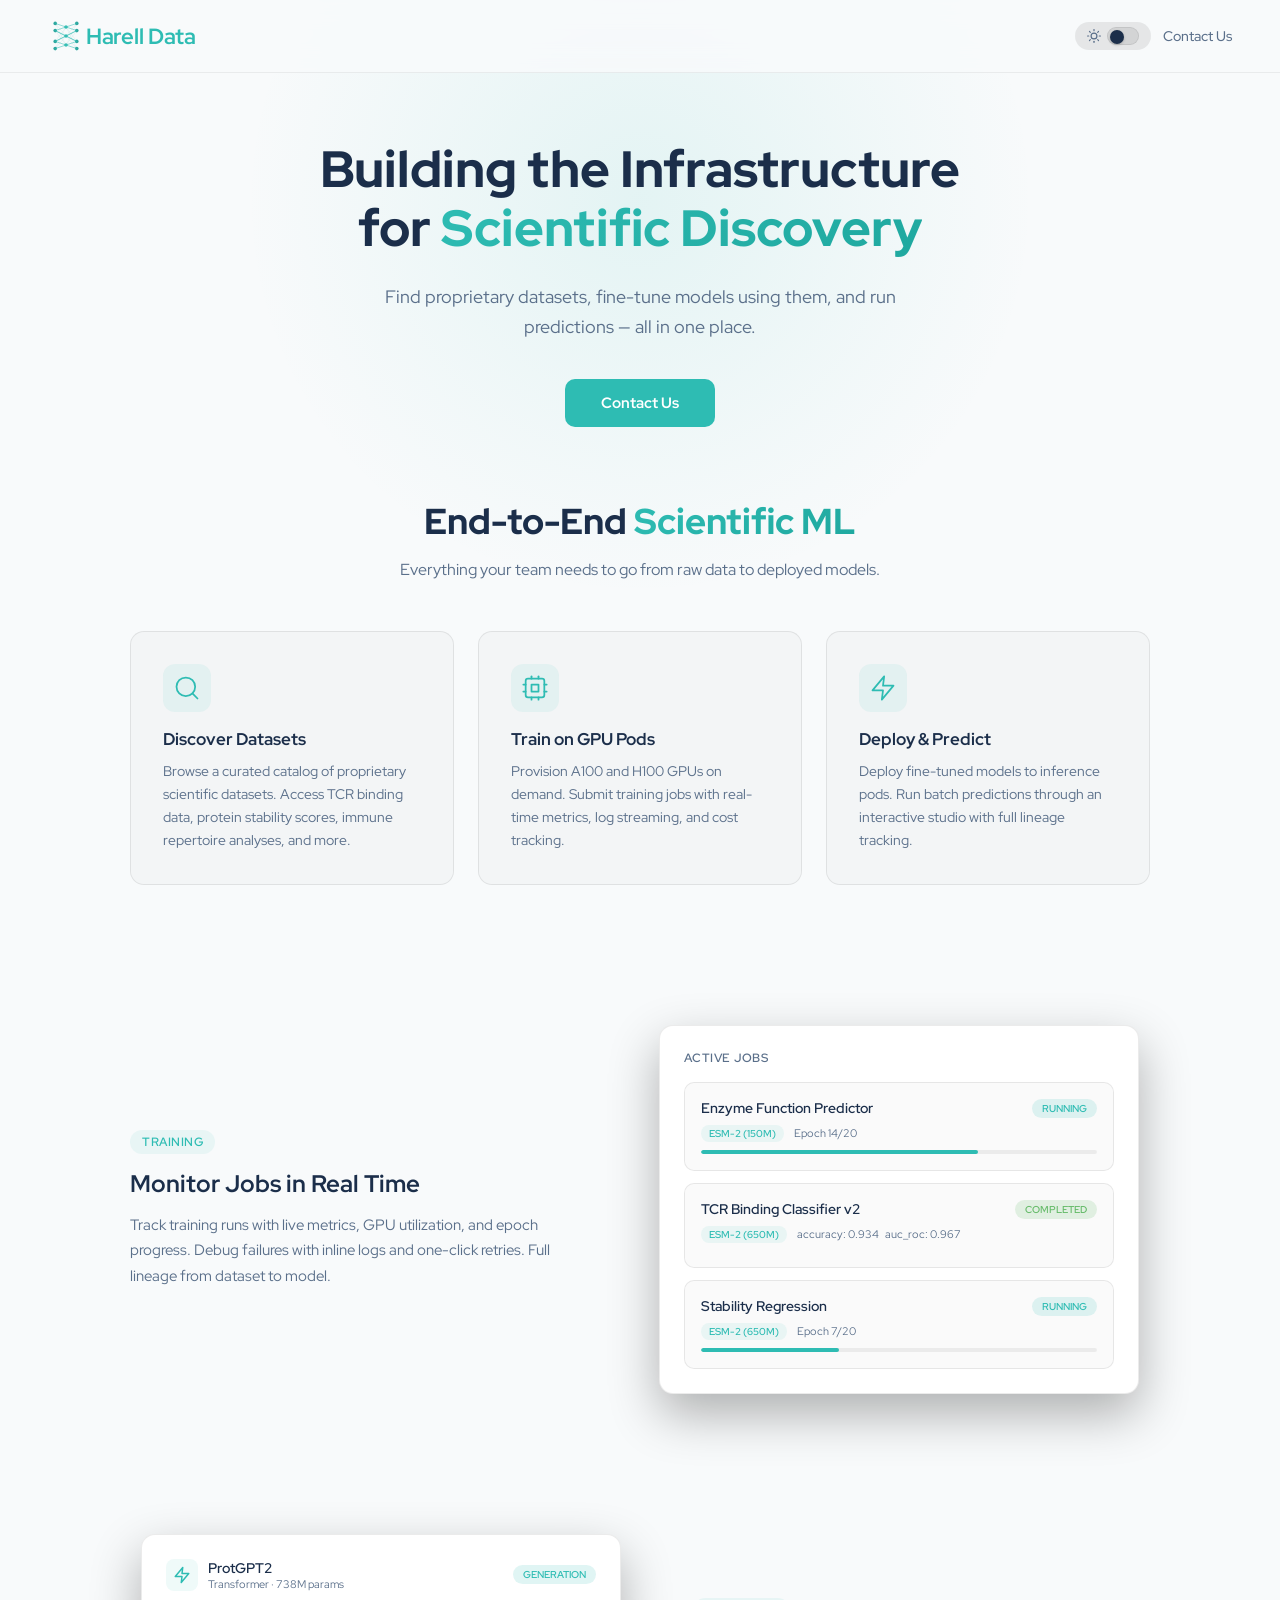
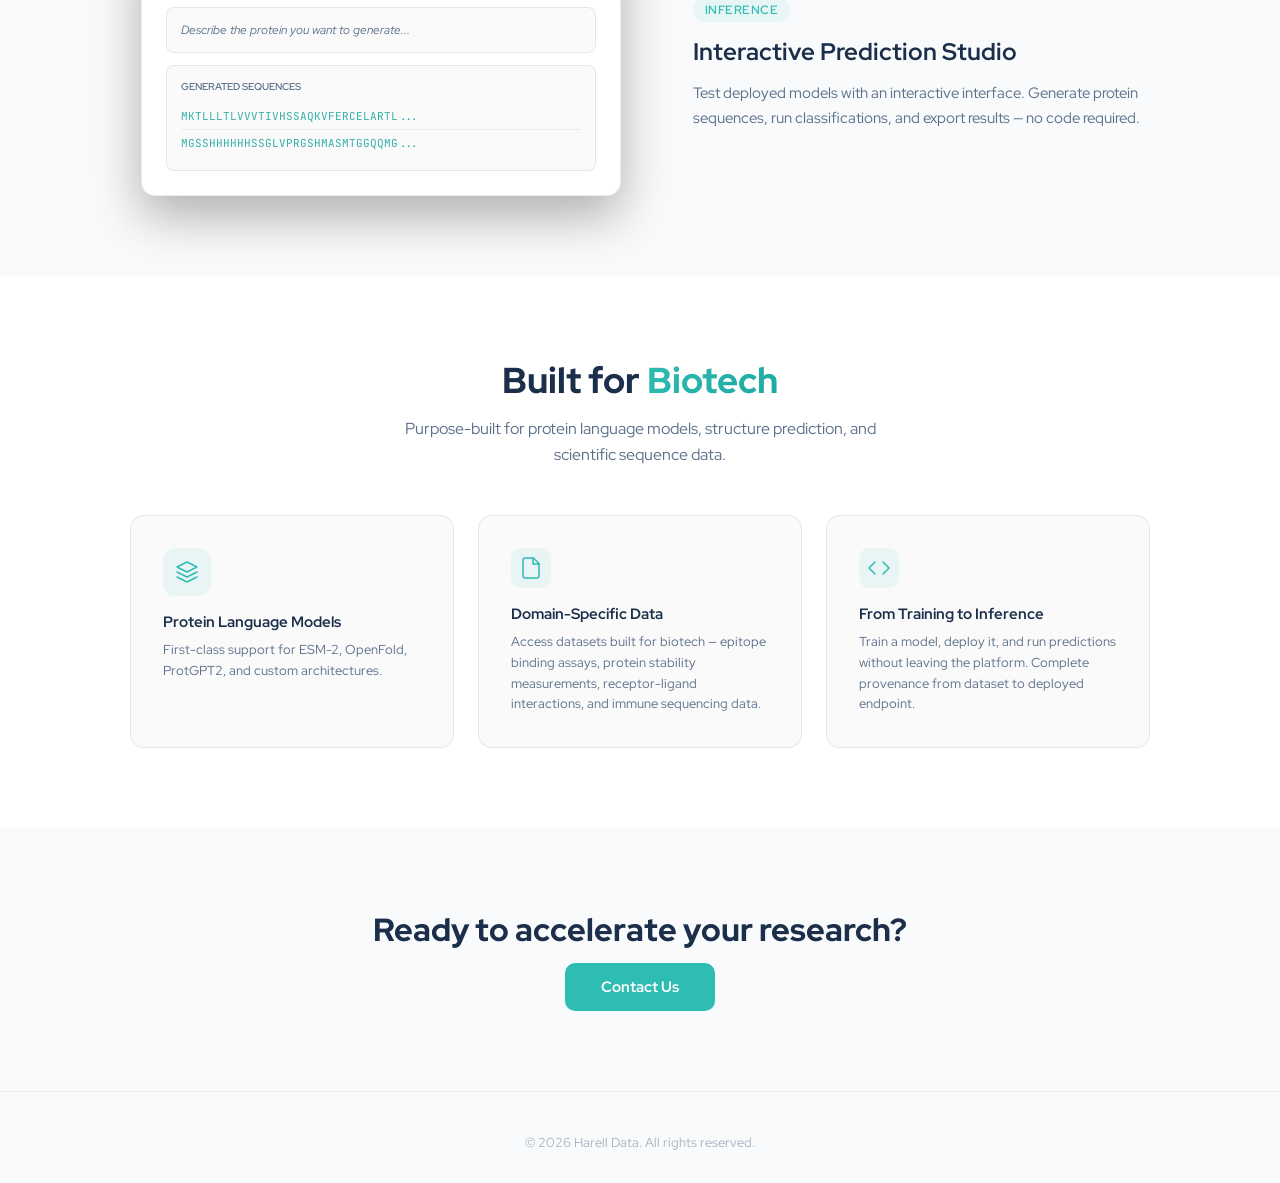
<file: index.html>
<!DOCTYPE html>
<html lang="en" data-theme="light">
<head>
    <meta charset="UTF-8">
    <meta name="viewport" content="width=device-width, initial-scale=1.0">
    <meta name="description" content="Harell Data - Find proprietary datasets, fine-tune models, and run predictions — all in one place.">
    <title>Harell Data | Scientific ML Infrastructure</title>
    <link rel="stylesheet" href="styles.css">
    <link rel="preconnect" href="https://fonts.googleapis.com">
    <link rel="preconnect" href="https://fonts.gstatic.com" crossorigin>
    <link href="https://fonts.googleapis.com/css2?family=Red+Hat+Display:wght@400;500;600;700;800&family=JetBrains+Mono:wght@400;500&display=swap" rel="stylesheet">
    <link rel="icon" type="image/svg+xml" href="logo.svg">
</head>
<body>
    <!-- Nav -->
    <nav class="nav">
        <a href="/" class="brand">
            <img src="logo.svg" alt="Harell Data" class="brand-icon">
            <span class="brand-name">Harell Data</span>
        </a>
        <div class="nav-actions">
            <button class="theme-toggle" id="themeToggle" aria-label="Toggle theme">
                <svg class="icon-moon" width="14" height="14" viewBox="0 0 24 24" fill="none" stroke="currentColor" stroke-width="2" stroke-linecap="round" stroke-linejoin="round"><path d="M21 12.79A9 9 0 1 1 11.21 3 7 7 0 0 0 21 12.79z"/></svg>
                <svg class="icon-sun" width="14" height="14" viewBox="0 0 24 24" fill="none" stroke="currentColor" stroke-width="2" stroke-linecap="round" stroke-linejoin="round"><circle cx="12" cy="12" r="5"/><line x1="12" y1="1" x2="12" y2="3"/><line x1="12" y1="21" x2="12" y2="23"/><line x1="4.22" y1="4.22" x2="5.64" y2="5.64"/><line x1="18.36" y1="18.36" x2="19.78" y2="19.78"/><line x1="1" y1="12" x2="3" y2="12"/><line x1="21" y1="12" x2="23" y2="12"/><line x1="4.22" y1="19.78" x2="5.64" y2="18.36"/><line x1="18.36" y1="5.64" x2="19.78" y2="4.22"/></svg>
                <div class="toggle-track">
                    <div class="toggle-thumb"></div>
                </div>
            </button>
            <a href="mailto:friends@harelldata.com" class="nav-link">Contact Us</a>
        </div>
    </nav>

    <!-- Hero -->
    <section class="hero">
        <div class="hero-glow"></div>
        <div class="hero-inner">
            <div class="sf">
                <h1 class="hero-title">
                    Building the Infrastructure for
                    <span class="gradient-text">Scientific Discovery</span>
                </h1>
                <p class="hero-subtitle">
                    Find proprietary datasets, fine-tune models using them, and run predictions — all in one place.
                </p>
                <div class="hero-actions">
                    <a href="mailto:friends@harelldata.com" class="btn-primary btn-lg">Contact Us</a>
                </div>
            </div>
        </div>
    </section>

    <!-- Features -->
    <section class="section">
        <div class="container">
            <div class="sf section-header">
                <h2 class="section-title">End-to-End <span class="gradient-text">Scientific ML</span></h2>
                <p class="section-subtitle">Everything your team needs to go from raw data to deployed models.</p>
            </div>
            <div class="features-grid">
                <div class="sf card" style="--delay: 0s">
                    <div class="card-icon">
                        <svg width="28" height="28" viewBox="0 0 24 24" fill="none" stroke="currentColor" stroke-width="1.5" stroke-linecap="round" stroke-linejoin="round"><circle cx="11" cy="11" r="8"/><line x1="21" y1="21" x2="16.65" y2="16.65"/></svg>
                    </div>
                    <h3 class="card-title">Discover Datasets</h3>
                    <p class="card-desc">Browse a curated catalog of proprietary scientific datasets. Access TCR binding data, protein stability scores, immune repertoire analyses, and more.</p>
                </div>
                <div class="sf card" style="--delay: 0.1s">
                    <div class="card-icon">
                        <svg width="28" height="28" viewBox="0 0 24 24" fill="none" stroke="currentColor" stroke-width="1.5" stroke-linecap="round" stroke-linejoin="round"><rect x="4" y="4" width="16" height="16" rx="2"/><rect x="9" y="9" width="6" height="6"/><path d="M15 2v2"/><path d="M15 20v2"/><path d="M2 15h2"/><path d="M2 9h2"/><path d="M20 15h2"/><path d="M20 9h2"/><path d="M9 2v2"/><path d="M9 20v2"/></svg>
                    </div>
                    <h3 class="card-title">Train on GPU Pods</h3>
                    <p class="card-desc">Provision A100 and H100 GPUs on demand. Submit training jobs with real-time metrics, log streaming, and cost tracking.</p>
                </div>
                <div class="sf card" style="--delay: 0.2s">
                    <div class="card-icon">
                        <svg width="28" height="28" viewBox="0 0 24 24" fill="none" stroke="currentColor" stroke-width="1.5" stroke-linecap="round" stroke-linejoin="round"><polygon points="13 2 3 14 12 14 11 22 21 10 12 10 13 2"/></svg>
                    </div>
                    <h3 class="card-title">Deploy &amp; Predict</h3>
                    <p class="card-desc">Deploy fine-tuned models to inference pods. Run batch predictions through an interactive studio with full lineage tracking.</p>
                </div>
            </div>
        </div>
    </section>

    <!-- Training Section -->
    <section class="section">
        <div class="container">
            <div class="sf two-col">
                <div class="col-text">
                    <span class="pill">Training</span>
                    <h3 class="col-title">Monitor Jobs in Real Time</h3>
                    <p class="col-desc">Track training runs with live metrics, GPU utilization, and epoch progress. Debug failures with inline logs and one-click retries. Full lineage from dataset to model.</p>
                </div>
                <div class="col-visual">
                    <div class="visual-card">
                        <div class="visual-label">Active Jobs</div>
                        <div class="job-card" style="animation-delay: 0.2s">
                            <div class="job-header">
                                <span class="job-name">Enzyme Function Predictor</span>
                                <span class="status-badge status-running">RUNNING</span>
                            </div>
                            <div class="job-meta">
                                <span class="model-tag">ESM-2 (150M)</span>
                                Epoch 14/20
                            </div>
                            <div class="progress-bar"><div class="progress-fill" style="width: 70%"></div></div>
                        </div>
                        <div class="job-card" style="animation-delay: 0.4s">
                            <div class="job-header">
                                <span class="job-name">TCR Binding Classifier v2</span>
                                <span class="status-badge status-completed">COMPLETED</span>
                            </div>
                            <div class="job-meta">
                                <span class="model-tag">ESM-2 (650M)</span>
                                accuracy: 0.934 &nbsp; auc_roc: 0.967
                            </div>
                        </div>
                        <div class="job-card" style="animation-delay: 0.6s">
                            <div class="job-header">
                                <span class="job-name">Stability Regression</span>
                                <span class="status-badge status-running">RUNNING</span>
                            </div>
                            <div class="job-meta">
                                <span class="model-tag">ESM-2 (650M)</span>
                                Epoch 7/20
                            </div>
                            <div class="progress-bar"><div class="progress-fill" style="width: 35%"></div></div>
                        </div>
                    </div>
                </div>
            </div>
        </div>
    </section>

    <!-- Inference Section -->
    <section class="section">
        <div class="container">
            <div class="sf two-col two-col-reverse">
                <div class="col-visual">
                    <div class="visual-card">
                        <div class="inference-header">
                            <div class="inference-icon">
                                <svg width="18" height="18" viewBox="0 0 24 24" fill="none" stroke="currentColor" stroke-width="2" stroke-linecap="round" stroke-linejoin="round"><polygon points="13 2 3 14 12 14 11 22 21 10 12 10 13 2"/></svg>
                            </div>
                            <div>
                                <div class="inference-model">ProtGPT2</div>
                                <div class="inference-meta">Transformer &middot; 738M params</div>
                            </div>
                            <span class="status-badge status-running" style="margin-left: auto">GENERATION</span>
                        </div>
                        <div class="inference-input">Describe the protein you want to generate...</div>
                        <div class="inference-output">
                            <div class="inference-output-label">Generated Sequences</div>
                            <div class="sequence-line sequence-border">MKTLLLTLVVVTIVHSSAQKVFERCELARTL...</div>
                            <div class="sequence-line">MGSSHHHHHHSSGLVPRGSHMASMTGGQQMG...</div>
                        </div>
                    </div>
                </div>
                <div class="col-text">
                    <span class="pill">Inference</span>
                    <h3 class="col-title">Interactive Prediction Studio</h3>
                    <p class="col-desc">Test deployed models with an interactive interface. Generate protein sequences, run classifications, and export results — no code required.</p>
                </div>
            </div>
        </div>
    </section>

    <!-- Built for Biotech -->
    <section class="section section-alt">
        <div class="container">
            <div class="sf section-header">
                <h2 class="section-title">Built for <span class="gradient-text">Biotech</span></h2>
                <p class="section-subtitle">Purpose-built for protein language models, structure prediction, and scientific sequence data.</p>
            </div>
            <div class="sf features-grid">
                <div class="card">
                    <div class="card-icon">
                        <svg width="24" height="24" viewBox="0 0 24 24" fill="none" stroke="currentColor" stroke-width="1.5" stroke-linecap="round" stroke-linejoin="round"><path d="M12 2L2 7l10 5 10-5-10-5z"/><path d="M2 17l10 5 10-5"/><path d="M2 12l10 5 10-5"/></svg>
                    </div>
                    <h3 class="card-title-sm">Protein Language Models</h3>
                    <p class="card-desc-sm">First-class support for ESM-2, OpenFold, ProtGPT2, and custom architectures.</p>
                </div>
                <div class="card">
                    <div class="card-icon card-icon-sm">
                        <svg width="24" height="24" viewBox="0 0 24 24" fill="none" stroke="currentColor" stroke-width="1.5" stroke-linecap="round" stroke-linejoin="round"><path d="M14.5 2H6a2 2 0 0 0-2 2v16a2 2 0 0 0 2 2h12a2 2 0 0 0 2-2V7.5L14.5 2z"/><polyline points="14 2 14 8 20 8"/></svg>
                    </div>
                    <h3 class="card-title-sm">Domain-Specific Data</h3>
                    <p class="card-desc-sm">Access datasets built for biotech — epitope binding assays, protein stability measurements, receptor-ligand interactions, and immune sequencing data.</p>
                </div>
                <div class="card">
                    <div class="card-icon card-icon-sm">
                        <svg width="24" height="24" viewBox="0 0 24 24" fill="none" stroke="currentColor" stroke-width="1.5" stroke-linecap="round" stroke-linejoin="round"><polyline points="16 18 22 12 16 6"/><polyline points="8 6 2 12 8 18"/></svg>
                    </div>
                    <h3 class="card-title-sm">From Training to Inference</h3>
                    <p class="card-desc-sm">Train a model, deploy it, and run predictions without leaving the platform. Complete provenance from dataset to deployed endpoint.</p>
                </div>
            </div>
        </div>
    </section>

    <!-- CTA -->
    <section class="section cta-section">
        <div class="container">
            <div class="sf cta-inner">
                <h2 class="cta-title">Ready to accelerate your research?</h2>
                <a href="mailto:friends@harelldata.com" class="btn-primary btn-lg">Contact Us</a>
            </div>
        </div>
    </section>

    <!-- Footer -->
    <footer class="footer">
        <p class="footer-copy">&copy; 2026 Harell Data. All rights reserved.</p>
    </footer>

    <script>
        // Theme toggle
        const toggle = document.getElementById('themeToggle');
        const html = document.documentElement;
        const stored = localStorage.getItem('theme');
        if (stored) html.setAttribute('data-theme', stored);

        toggle.addEventListener('click', () => {
            const next = html.getAttribute('data-theme') === 'dark' ? 'light' : 'dark';
            html.setAttribute('data-theme', next);
            localStorage.setItem('theme', next);
        });

        // Scroll-fade observer
        const observer = new IntersectionObserver((entries) => {
            entries.forEach(entry => {
                if (entry.isIntersecting) {
                    entry.target.classList.add('sf-visible');
                    observer.unobserve(entry.target);
                }
            });
        }, { threshold: 0.1, rootMargin: '0px 0px -40px 0px' });

        document.querySelectorAll('.sf').forEach(el => observer.observe(el));
    </script>
</body>
</html>
</file>
<file: styles.css>
* {
    margin: 0;
    padding: 0;
    box-sizing: border-box;
}

/* ── Theme tokens ── */

:root,
[data-theme="light"] {
    --bg: #F8FAFB;
    --bg-light: #FFFFFF;
    --teal: #2EBCB3;
    --teal-light: #1FA89F;
    --teal-bg: rgba(46, 188, 179, 0.08);
    --teal-glow: rgba(46, 188, 179, 0.1);
    --text: #1B2E4A;
    --muted: #5A6F8A;
    --card-bg: rgba(0, 0, 0, 0.02);
    --card-border: 1px solid rgba(0, 0, 0, 0.08);
    --nav-bg: rgba(248, 250, 251, 0.9);
    --nav-border: 1px solid rgba(0, 0, 0, 0.06);
    --toggle-bg: rgba(0, 0, 0, 0.08);
    --btn-text: #FFFFFF;
    --footer-muted: rgba(90, 111, 138, 0.5);
    --section-border: 1px solid rgba(0, 0, 0, 0.06);
    --progress-bg: rgba(0, 0, 0, 0.06);
    --section-alt-bg: #FFFFFF;
    --toggle-track-bg: var(--toggle-bg);
    --toggle-thumb-left: 2px;
}

[data-theme="dark"] {
    --bg: #0B1929;
    --bg-light: #122035;
    --teal: #2EBCB3;
    --teal-light: #5DD3CB;
    --teal-bg: rgba(46, 188, 179, 0.08);
    --teal-glow: rgba(46, 188, 179, 0.15);
    --text: #FFFFFF;
    --muted: #8A9BB5;
    --card-bg: rgba(255, 255, 255, 0.04);
    --card-border: 1px solid rgba(255, 255, 255, 0.08);
    --nav-bg: rgba(11, 25, 41, 0.85);
    --nav-border: 1px solid rgba(255, 255, 255, 0.06);
    --toggle-bg: rgba(255, 255, 255, 0.06);
    --btn-text: #0B1929;
    --footer-muted: rgba(138, 155, 181, 0.5);
    --section-border: 1px solid rgba(255, 255, 255, 0.06);
    --progress-bg: rgba(255, 255, 255, 0.06);
    --section-alt-bg: #122035;
    --toggle-track-bg: var(--teal);
    --toggle-thumb-left: 16px;
}

/* ── Base ── */

body {
    font-family: 'Red Hat Display', -apple-system, BlinkMacSystemFont, 'Segoe UI', Roboto, sans-serif;
    color: var(--text);
    background-color: var(--bg);
    min-height: 100vh;
    overflow-x: hidden;
    -webkit-font-smoothing: antialiased;
}

a {
    text-decoration: none;
    color: inherit;
}

/* ── Scroll-fade animation ── */

.sf {
    opacity: 0;
    transform: translateY(30px);
    transition: opacity 0.6s ease var(--delay, 0s), transform 0.6s ease var(--delay, 0s);
}

.sf-visible {
    opacity: 1;
    transform: translateY(0);
}

/* ── Gradient text ── */

.gradient-text {
    background-image: linear-gradient(135deg, var(--teal) 0%, var(--teal-light) 100%);
    -webkit-background-clip: text;
    -webkit-text-fill-color: transparent;
    background-clip: text;
    color: transparent;
}

/* ── Nav ── */

.nav {
    position: fixed;
    top: 0;
    left: 0;
    right: 0;
    z-index: 100;
    padding: 18px 48px;
    display: flex;
    align-items: center;
    justify-content: space-between;
    background-color: var(--nav-bg);
    backdrop-filter: blur(12px);
    -webkit-backdrop-filter: blur(12px);
    border-bottom: var(--nav-border);
}

.brand {
    display: flex;
    align-items: center;
    gap: 2px;
}

.brand-icon {
    width: 36px;
    height: 36px;
}

.brand-name {
    font-size: 22px;
    font-weight: 700;
    color: var(--teal);
    letter-spacing: -0.3px;
}

.nav-actions {
    display: flex;
    align-items: center;
    gap: 12px;
}

.nav-link {
    color: var(--muted);
    cursor: pointer;
    font-size: 14px;
    font-weight: 500;
    transition: color 0.2s ease;
}

.nav-link:hover {
    color: var(--teal);
}

/* ── Theme toggle ── */

.theme-toggle {
    display: inline-flex;
    align-items: center;
    gap: 6px;
    cursor: pointer;
    padding: 5px 12px;
    border-radius: 20px;
    background-color: var(--toggle-bg);
    border: none;
    color: var(--muted);
    user-select: none;
    font-size: 13px;
}

.theme-toggle .icon-sun,
.theme-toggle .icon-moon {
    display: none;
}

[data-theme="dark"] .theme-toggle .icon-moon { display: block; }
[data-theme="dark"] .theme-toggle .icon-sun { display: none; }
[data-theme="light"] .theme-toggle .icon-moon { display: none; }
[data-theme="light"] .theme-toggle .icon-sun { display: block; }

.toggle-track {
    width: 32px;
    height: 18px;
    border-radius: 9px;
    background-color: var(--toggle-track-bg);
    position: relative;
    transition: background-color 0.2s ease;
    border: var(--card-border);
}

.toggle-thumb {
    width: 14px;
    height: 14px;
    border-radius: 50%;
    background-color: var(--text);
    position: absolute;
    top: 2px;
    left: var(--toggle-thumb-left);
    transition: left 0.2s ease;
    box-shadow: 0 1px 3px rgba(0, 0, 0, 0.2);
}

/* ── Buttons ── */

.btn-primary {
    display: inline-block;
    background-color: var(--teal);
    color: var(--btn-text);
    cursor: pointer;
    border-radius: 8px;
    font-weight: 600;
    transition: opacity 0.2s ease, transform 0.2s ease;
}

.btn-primary:hover {
    opacity: 0.9;
    transform: translateY(-1px);
}

.btn-lg {
    padding: 14px 36px;
    border-radius: 10px;
    font-size: 15px;
    font-weight: 700;
}

/* ── Hero ── */

.hero {
    position: relative;
    padding-top: 140px;
    padding-bottom: 10px;
    text-align: center;
}

.hero-glow {
    position: absolute;
    top: -200px;
    left: 50%;
    transform: translateX(-50%);
    width: 800px;
    height: 800px;
    background: radial-gradient(circle, var(--teal-glow) 0%, transparent 70%);
    border-radius: 50%;
    pointer-events: none;
}

.hero-inner {
    max-width: 760px;
    margin: 0 auto;
    padding: 0 40px;
    position: relative;
}

.hero-title {
    font-size: clamp(2.2rem, 5vw, 3.2rem);
    font-weight: 800;
    line-height: 1.15;
    margin-bottom: 24px;
}

.hero-subtitle {
    font-size: 18px;
    line-height: 1.7;
    color: var(--muted);
    margin-bottom: 36px;
    max-width: 580px;
    margin-left: auto;
    margin-right: auto;
}

.hero-actions {
    display: flex;
    gap: 12px;
    justify-content: center;
    flex-wrap: wrap;
}

/* ── Sections ── */

.section {
    padding: 60px 0 80px;
}

.section-alt {
    background-color: var(--section-alt-bg);
    padding: 80px 0;
}

.container {
    max-width: 1100px;
    margin: 0 auto;
    padding: 0 40px;
}

.section-header {
    text-align: center;
    margin-bottom: 48px;
}

.section-title {
    font-size: clamp(1.5rem, 3vw, 2.25rem);
    font-weight: 800;
    margin-bottom: 12px;
}

.section-subtitle {
    font-size: 16px;
    color: var(--muted);
    max-width: 520px;
    margin: 0 auto;
    line-height: 1.6;
}

/* ── Feature cards ── */

.features-grid {
    display: grid;
    grid-template-columns: repeat(3, 1fr);
    gap: 24px;
}

.card {
    background-color: var(--card-bg);
    border: var(--card-border);
    border-radius: 14px;
    padding: 32px;
    height: 100%;
}

.card-icon {
    width: 48px;
    height: 48px;
    border-radius: 12px;
    background-color: var(--teal-bg);
    color: var(--teal);
    display: flex;
    align-items: center;
    justify-content: center;
    margin-bottom: 16px;
}

.card-icon-sm {
    width: 40px;
    height: 40px;
    border-radius: 10px;
}

.card-title {
    font-size: 17px;
    font-weight: 700;
    margin-bottom: 10px;
}

.card-desc {
    font-size: 14px;
    color: var(--muted);
    line-height: 1.65;
}

.card-title-sm {
    font-size: 15px;
    font-weight: 700;
    margin-bottom: 8px;
}

.card-desc-sm {
    font-size: 13px;
    color: var(--muted);
    line-height: 1.6;
}

/* ── Two-column layouts ── */

.two-col {
    display: grid;
    grid-template-columns: 1fr 1.1fr;
    gap: 60px;
    align-items: center;
}

.two-col-reverse {
    grid-template-columns: 1.1fr 1fr;
}

.pill {
    display: inline-block;
    background-color: var(--teal-bg);
    color: var(--teal);
    padding: 4px 12px;
    border-radius: 20px;
    font-size: 12px;
    font-weight: 600;
    text-transform: uppercase;
    letter-spacing: 0.5px;
    margin-bottom: 14px;
}

.col-title {
    font-size: 24px;
    font-weight: 700;
    margin-bottom: 14px;
}

.col-desc {
    font-size: 15px;
    color: var(--muted);
    line-height: 1.7;
}

/* ── Visual cards (Training / Inference) ── */

.visual-card {
    background-color: var(--bg-light);
    border-radius: 14px;
    border: var(--card-border);
    padding: 24px;
    max-width: 480px;
    margin: 0 auto;
    box-shadow: 0 20px 50px rgba(0, 0, 0, 0.3);
}

.visual-label {
    font-size: 12px;
    font-weight: 600;
    color: var(--muted);
    text-transform: uppercase;
    letter-spacing: 0.5px;
    margin-bottom: 16px;
}

/* ── Job cards ── */

@keyframes fadeSlideIn {
    from { opacity: 0; transform: translateY(12px); }
    to { opacity: 1; transform: translateY(0); }
}

.job-card {
    background-color: var(--card-bg);
    border: var(--card-border);
    border-radius: 10px;
    padding: 16px;
    margin-bottom: 12px;
    animation: fadeSlideIn 0.5s ease both;
}

.job-card:last-child {
    margin-bottom: 0;
}

.job-header {
    display: flex;
    justify-content: space-between;
    align-items: center;
    margin-bottom: 8px;
}

.job-name {
    font-size: 14px;
    font-weight: 600;
    color: var(--text);
}

.status-badge {
    font-size: 10px;
    font-weight: 600;
    padding: 3px 10px;
    border-radius: 12px;
}

.status-running {
    background-color: rgba(46, 188, 179, 0.15);
    color: var(--teal);
}

.status-completed {
    background-color: rgba(76, 175, 80, 0.15);
    color: #66BB6A;
}

.job-meta {
    font-size: 11px;
    color: var(--muted);
    margin-bottom: 10px;
}

.model-tag {
    background-color: var(--teal-bg);
    color: var(--teal);
    padding: 2px 8px;
    border-radius: 8px;
    font-size: 10px;
    font-weight: 600;
    margin-right: 8px;
}

.progress-bar {
    height: 4px;
    background-color: var(--progress-bg);
    border-radius: 2px;
    overflow: hidden;
}

.progress-fill {
    height: 100%;
    background-color: var(--teal);
    border-radius: 2px;
    transition: width 1s ease;
}

/* ── Inference visual ── */

.inference-header {
    display: flex;
    align-items: center;
    gap: 10px;
    margin-bottom: 16px;
}

.inference-icon {
    width: 32px;
    height: 32px;
    border-radius: 8px;
    background-color: var(--teal-bg);
    display: flex;
    align-items: center;
    justify-content: center;
    color: var(--teal);
    font-size: 16px;
}

.inference-model {
    font-size: 14px;
    font-weight: 600;
    color: var(--text);
}

.inference-meta {
    font-size: 11px;
    color: var(--muted);
}

.inference-input {
    background-color: var(--card-bg);
    border: var(--card-border);
    border-radius: 8px;
    padding: 14px;
    margin-bottom: 12px;
    font-size: 12px;
    color: var(--muted);
    font-style: italic;
}

.inference-output {
    background-color: var(--card-bg);
    border: var(--card-border);
    border-radius: 8px;
    padding: 14px;
    font-size: 12px;
}

.inference-output-label {
    font-size: 10px;
    font-weight: 600;
    color: var(--muted);
    text-transform: uppercase;
    margin-bottom: 10px;
}

.sequence-line {
    font-family: 'JetBrains Mono', monospace;
    font-size: 11px;
    color: var(--teal-light);
    padding: 6px 0;
    opacity: 0.9;
}

.sequence-border {
    border-bottom: var(--section-border);
}

/* ── CTA ── */

.cta-section {
    padding: 80px 0;
    text-align: center;
}

.cta-inner {
    max-width: 600px;
    margin: 0 auto;
}

.cta-title {
    font-size: clamp(1.5rem, 3vw, 2rem);
    font-weight: 800;
    margin-bottom: 12px;
}

/* ── Footer ── */

.footer {
    padding: 32px 40px;
    border-top: var(--section-border);
    text-align: center;
}

.footer-copy {
    color: var(--footer-muted);
    font-size: 13px;
    margin-top: 10px;
}

/* ── Responsive ── */

@media (max-width: 900px) {
    .features-grid {
        grid-template-columns: 1fr;
        gap: 16px;
    }

    .two-col,
    .two-col-reverse {
        grid-template-columns: 1fr;
        gap: 40px;
    }

    .two-col-reverse .col-visual {
        order: -1;
    }
}

@media (max-width: 640px) {
    .nav {
        padding: 14px 20px;
    }

    .brand-icon {
        width: 28px;
        height: 28px;
    }

    .brand-name {
        font-size: 18px;
    }

    .nav-link {
        font-size: 13px;
    }

    .hero {
        padding-top: 110px;
        padding-bottom: 10px;
    }

    .hero-inner {
        padding: 0 20px;
    }

    .hero-subtitle {
        font-size: 16px;
    }

    .container {
        padding: 0 20px;
    }

    .section {
        padding: 40px 0 60px;
    }

    .section-alt {
        padding: 60px 0;
    }

    .col-title {
        font-size: 20px;
    }

    .visual-card {
        box-shadow: 0 10px 30px rgba(0, 0, 0, 0.2);
    }

    .cta-section {
        padding: 60px 0;
    }
}
</file>
